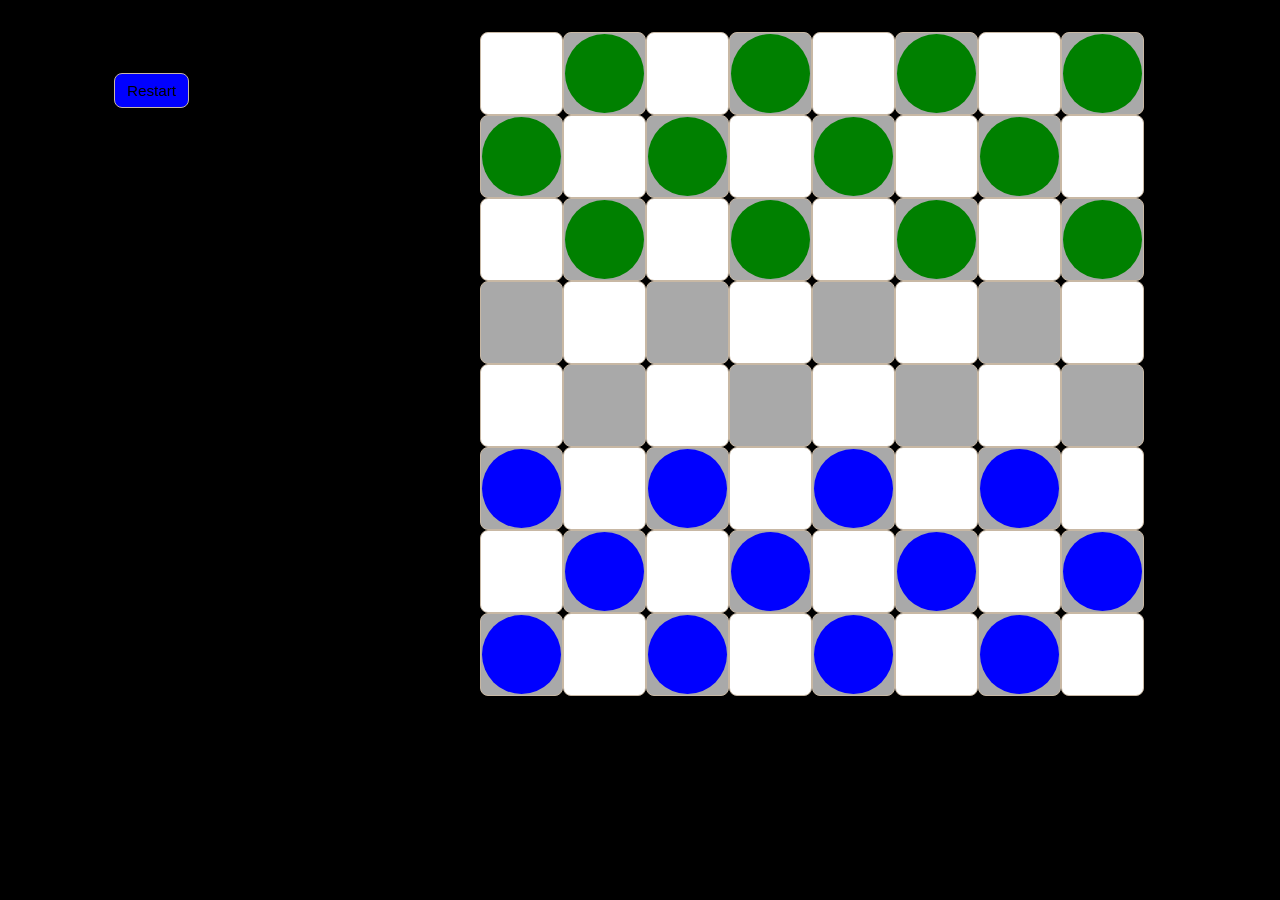
<file: checkersGameAI Good/index.html>
<!doctype html>
<html lang="en">
<head>
  <meta charset="UTF-8">
  <meta name="viewport" content="width=device-width, initial-scale=1.0">
  <title>Checkers</title>
  <link rel="stylesheet" href="style.css">
</head>
<body>
  <main class="app">
    <section class="panel">
      <h1>Checkers AI</h1>

      <div class="controls">
        <button id="restartBtn" type="button">Restart</button>
      </div>

      <div id="turnInfo" class="status">Turn: Human</div>
      <div id="message" class="message">Select a piece to move.</div>
            <strong id="capturedByHuman">0</strong>
            <strong id="capturedByAi">0</strong>

      </div>
    </section>

    <section class="board-wrap">
      <div id="board" class="board" aria-label="Checkers board"></div>
    </section>
  </main>

  <div id="winnerModal" class="modal-overlay" aria-hidden="true">
    <div class="modal" role="dialog" aria-modal="true" aria-labelledby="winnerTitle">
      <h2 id="winnerTitle">Game Over</h2>
      <p id="winnerText">Winner: Human</p>
      <button id="modalRestartBtn" type="button">Play Again</button>
    </div>
  </div>

  <script type="module" src="main.js"></script>
</body>
</html>
</file>
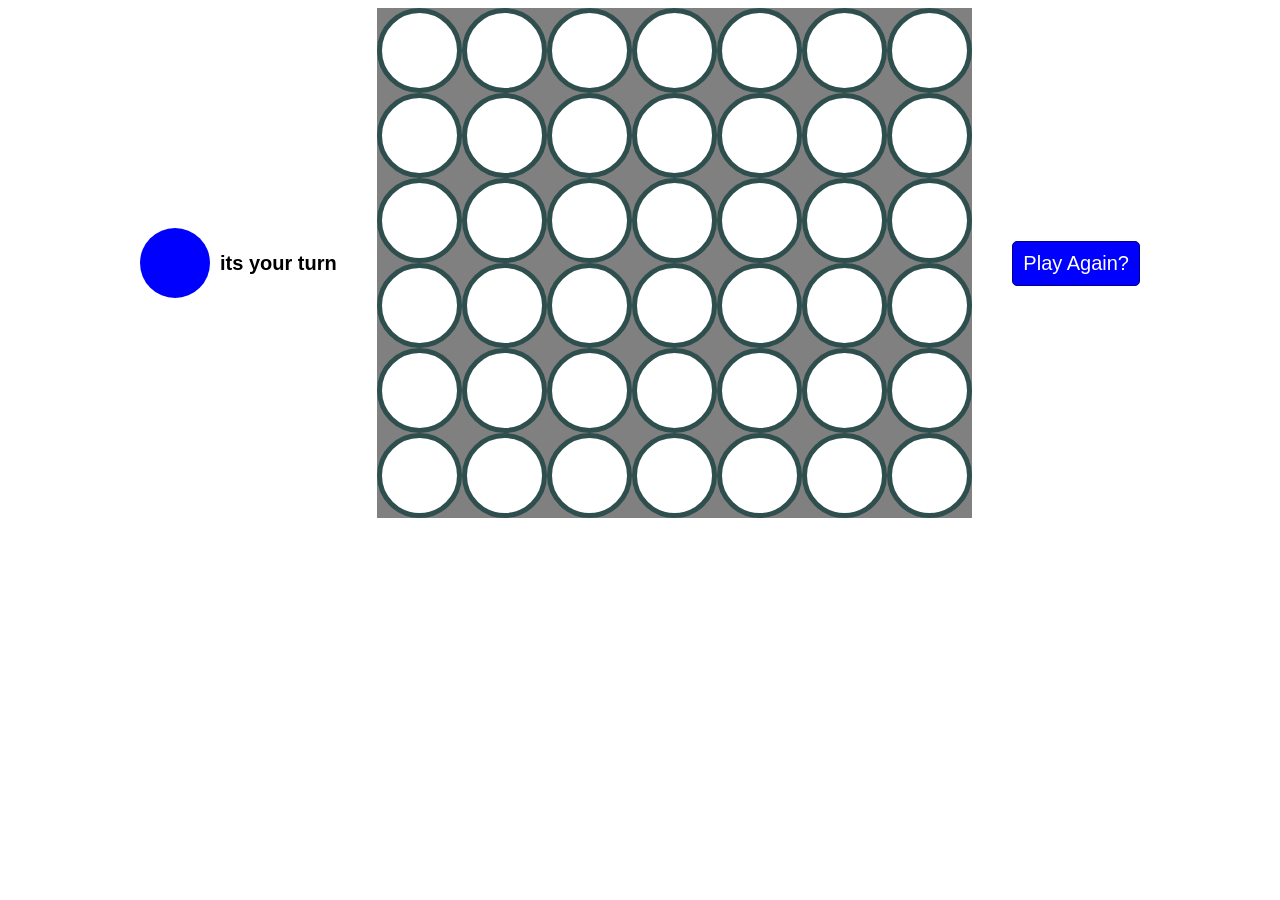
<file: coreyladovsky connect4 good/index.html>
<!DOCTYPE html>
<html lang="en" dir="ltr">
  <head>
    <script type="text/javascript" src="./board.js"></script>
    <script type="text/javascript" src="./humanPlayer.js"></script>
    <script type="text/javascript" src="./game.js"></script>
    <script type="text/javascript" src="./view.js"></script>
    <script type="text/javascript" src="./index.js" async></script>
    <link rel="stylesheet" href="./master.css">
    <meta charset="utf-8">
    <title>Connect Four</title>
  </head>
  <body>
    <div id="board">
    </div>
  </body>
</html>
</file>
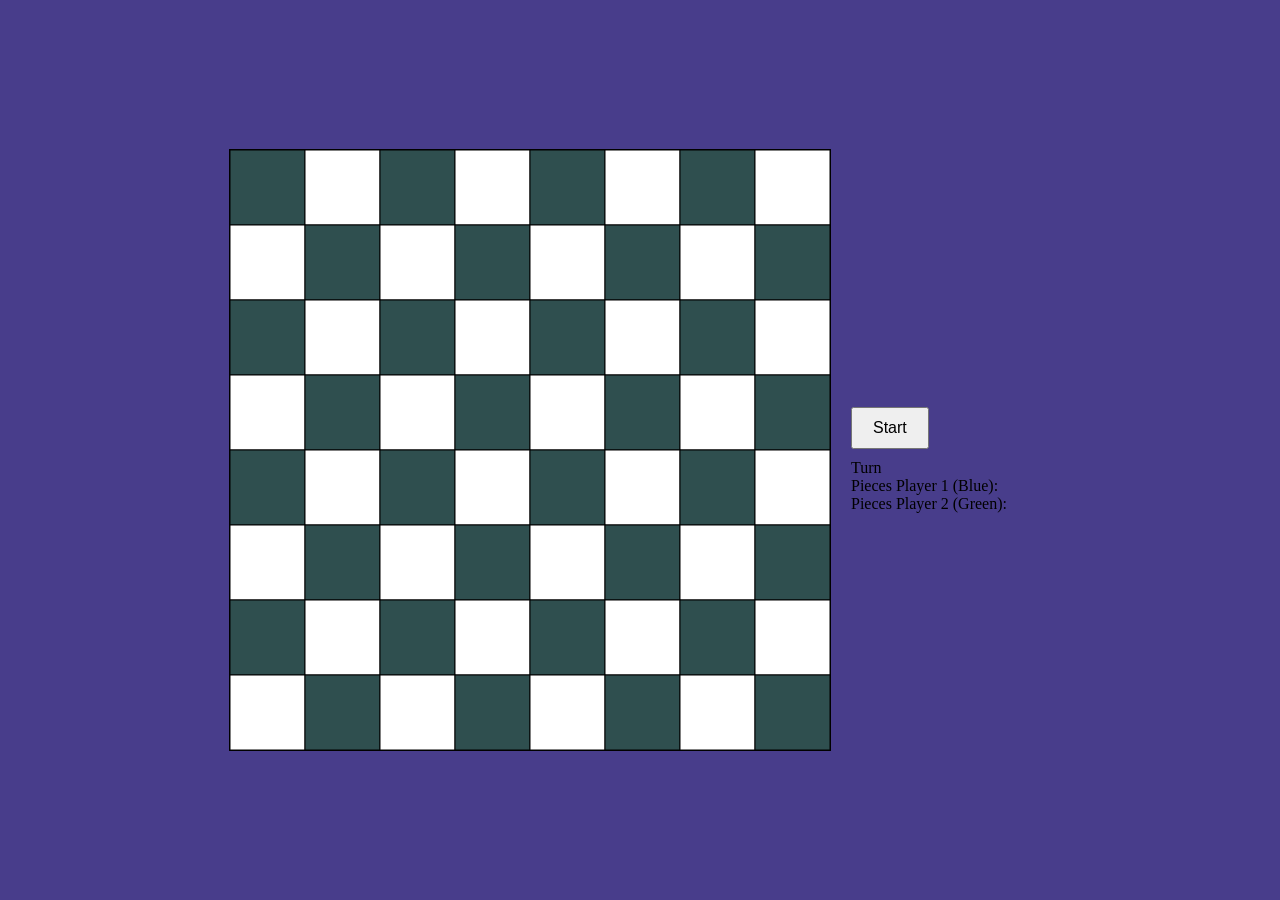
<file: juancarloschou Checkers good/index.html>
<!DOCTYPE html>
<html lang="en">
<head>
    <meta charset="UTF-8">
    <meta name="viewport" content="width=device-width, initial-scale=1.0">
    <title>Checkers</title>
    <style>
        body {
            display: flex;
            align-items: center;
            justify-content: center;
            height: 100vh;
            margin: 0;
            background-color: darkslateblue;
        }
        #game-container {
            display: flex;
            align-items: center;
        }
		#menu-container {
			margin-left: 20px;
			width: 200px;
		}
        #start-btn {
            margin-top: 20px; /* Add margin to the top to separate from the canvas */
            padding: 10px 20px;
            font-size: 16px;
        }
        #turn-message {
            margin-top: 10px; /* Add margin between the button and the message */
            font-size: 16px;
        }
    </style>
</head>
<body>
    <div id="game-container">
        <canvas id="gameCanvas" width="600" height="600" style="border:1px solid #000000;"></canvas>
	</div>
    <div id="menu-container">
        <div><button id="start-btn">Start</button></div>
        <div id="turn-message">Turn</div>
		<div>Pieces Player 1 (Blue): <label id="pieces-player1"></label></div>
		<div>Pieces Player 2 (Green): <label id="pieces-player2"></label></div>
    </div>
	<audio id="start" src="snd/silence.mp3"></audio>
	<audio id="move" src="snd/silence.mp3"></audio>
	<audio id="eat" src="snd/silence.mp3"></audio>
	<audio id="queen" src="snd/silence.mp3"></audio>
	<audio id="gameOver" src="snd/silence.mp3"></audio>	
    <script src="script.js"></script>
</body>
</html>
</file>
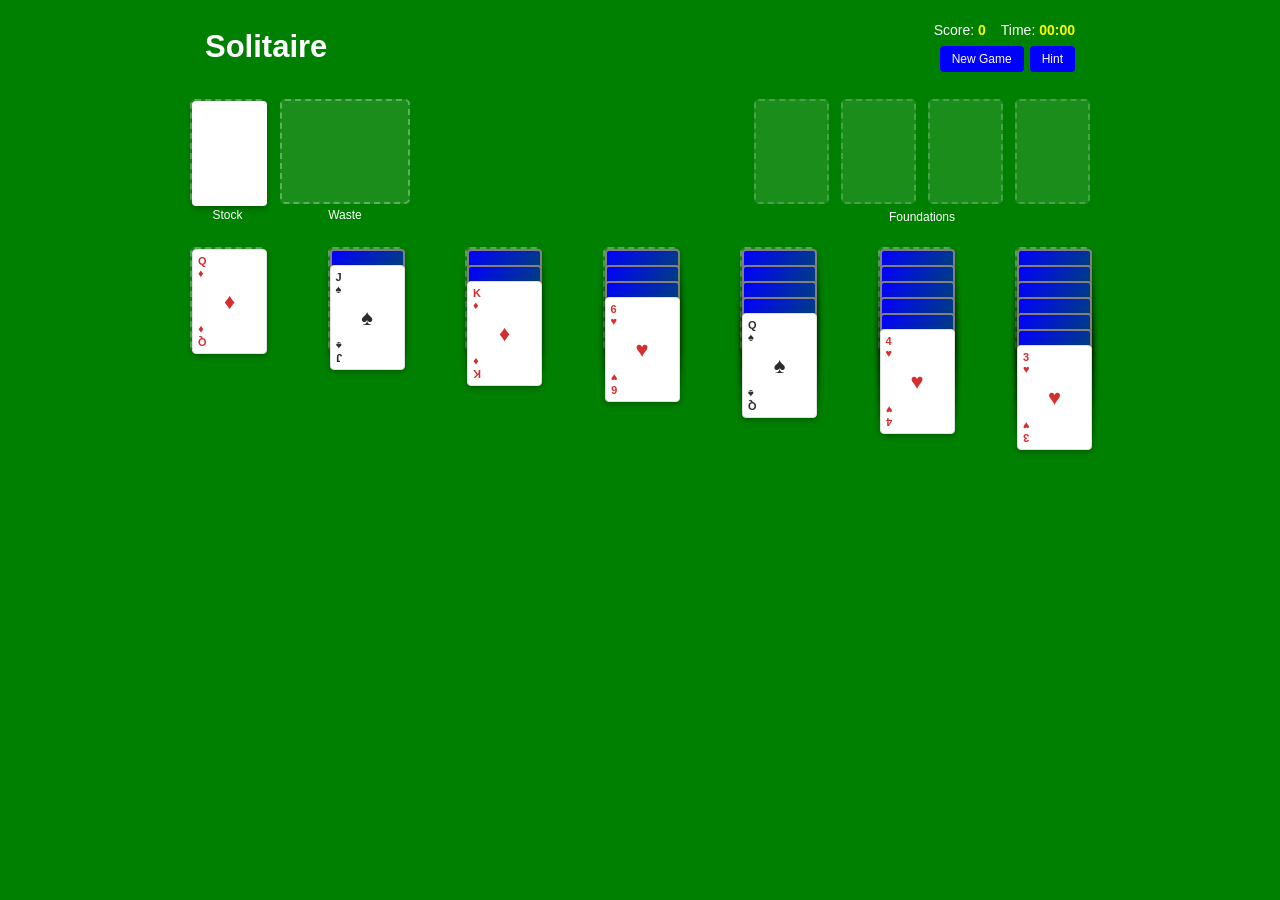
<file: Solitare-Game Good/index.html>
<!DOCTYPE html>
<html lang="en">
<head>
    <meta charset="UTF-8">
    <meta name="viewport" content="width=device-width, initial-scale=1.0">
    <title>Solitaire</title>
    <link rel="stylesheet" href="style.css">
</head>
<body>
    <div class="game-container">
        <!-- Header -->
        <div class="header">
            <h1 class="game-title">Solitaire</h1>
            <div class="game-info">
                <div class="score-time">
                    <span>Score: <strong id="score-value">0</strong></span>
                    <span>Time: <strong id="time-value">00:00</strong></span>
                </div>
                <div class="controls">
                    <button id="new-game" class="btn">New Game</button>
                    <button id="hint" class="btn">Hint</button>
                </div>
            </div>
        </div>

        <!-- Game Board -->
        <div class="game-board">
            <!-- Stock, Waste, Foundations -->
            <div class="top-area">
                <div class="left-piles">
                    <div class="pile-group">
                        <div class="pile stock" id="stock">
                            <div class="card back"></div>
                        </div>
                        <span>Stock</span>
                    </div>
                    <div class="pile-group">
                        <div class="pile waste" id="waste"></div>
                        <span>Waste</span>
                    </div>
                </div>
                
                <div class="foundations">
                    <div class="pile foundation" id="foundation-0"></div>
                    <div class="pile foundation" id="foundation-1"></div>
                    <div class="pile foundation" id="foundation-2"></div>
                    <div class="pile foundation" id="foundation-3"></div>
                    <span>Foundations</span>
                </div>
            </div>

            <!-- Tableau -->
            <div class="tableau-area">
                <div class="tableau-piles">
                    <div class="pile tableau tableau-pile" id="tableau-0"></div>
                    <div class="pile tableau tableau-pile" id="tableau-1"></div>
                    <div class="pile tableau tableau-pile" id="tableau-2"></div>
                    <div class="pile tableau tableau-pile" id="tableau-3"></div>
                    <div class="pile tableau tableau-pile" id="tableau-4"></div>
                    <div class="pile tableau tableau-pile" id="tableau-5"></div>
                    <div class="pile tableau tableau-pile" id="tableau-6"></div>
                </div>
                <span>Tableau</span>
            </div>
        </div>

        <!-- Messages -->
        <div id="message" class="message"></div>

        <!-- Win Screen -->
        <div id="win-screen" class="win-screen hidden">
            <div class="win-content">
                <h2>You Won! 🎉</h2>
                <div class="win-stats">
                    <p>Score: <strong id="final-score">0</strong></p>
                    <p>Time: <strong id="final-time">00:00</strong></p>
                </div>
                <button id="play-again" class="btn">Play Again</button>
            </div>
        </div>
    </div>

    <script src="data-structures.js"></script>
    <script src="game.js"></script>
</body>
</html>
</file>
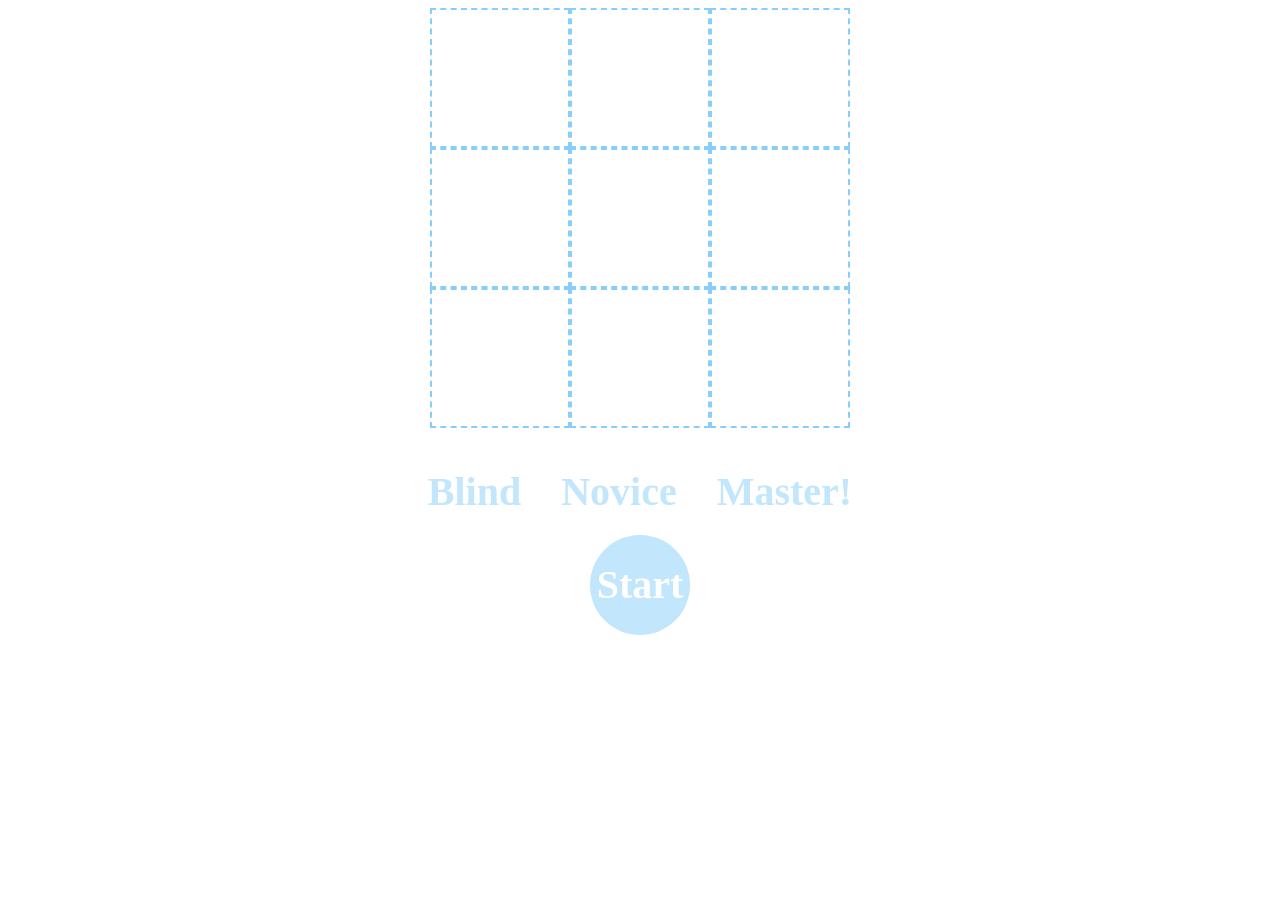
<file: Tic-Tac-Toe-AI/index.html>
<!DOCTYPE HTML>
<html>
    <head>
        <title>Tic-Tac-Toe AI</title>
        <link rel = 'stylesheet' type = 'text/css' href = 'styles/ui.css'>
    </head>

    <body>
        <div class = 'main-container'>
            <div class = 'board'>
                <!-- data-indx following cell divs represents cell index in 1D array representation -->
                <div class='cell' data-indx = "0" ></div>
                <div class='cell' data-indx = "1" ></div>
                <div class='cell' data-indx = "2" ></div>
                <div class='cell' data-indx = "3" ></div>
                <div class='cell' data-indx = "4" ></div>
                <div class='cell' data-indx = "5" ></div>
                <div class='cell' data-indx = "6" ></div>
                <div class='cell' data-indx = "7" ></div>
                <div class='cell' data-indx = "8" ></div>
            </div>

            <div class = 'control'>
                <!-- div.intial displays the starting controls -->
                <div class = 'intial'>
                    <div class = 'difficulty'>
                        <span class = 'level not-selected' id = "blind">Blind</span>
                        <span class = 'level not-selected' id = "novice">Novice</span>
                        <span class = 'level not-selected' id = "master">Master!</span>
                    </div>

                    <div class='start'> Start </div>
                </div>

                <!-- div.ingame displays in-game messages and controls -->
                <div class = 'ingame' id="human">It's your turn ...</div>
                <div class = 'ingame' id="ai">
                    <img src = "imgs/robot.png" id = "robot" class = "robot" />
                    <p>Waint for it ...</p>
                </div>
                <div class = 'ingame' id="won">You won !</div>
                <div class = 'ingame' id="lost">You lost !</div>
                <div class = 'ingame' id="draw">It's a Draw</div>
            </div>
        </div>

        <script src = "scripts/jquery-1.10.1.min.js"></script>
        <script src = "scripts/ui.js"></script>
        <script src = "scripts/game.js"></script>
        <script src = "scripts/ai.js"></script>
        <script src = "scripts/control.js"></script>
    </body>
</html>
</file>
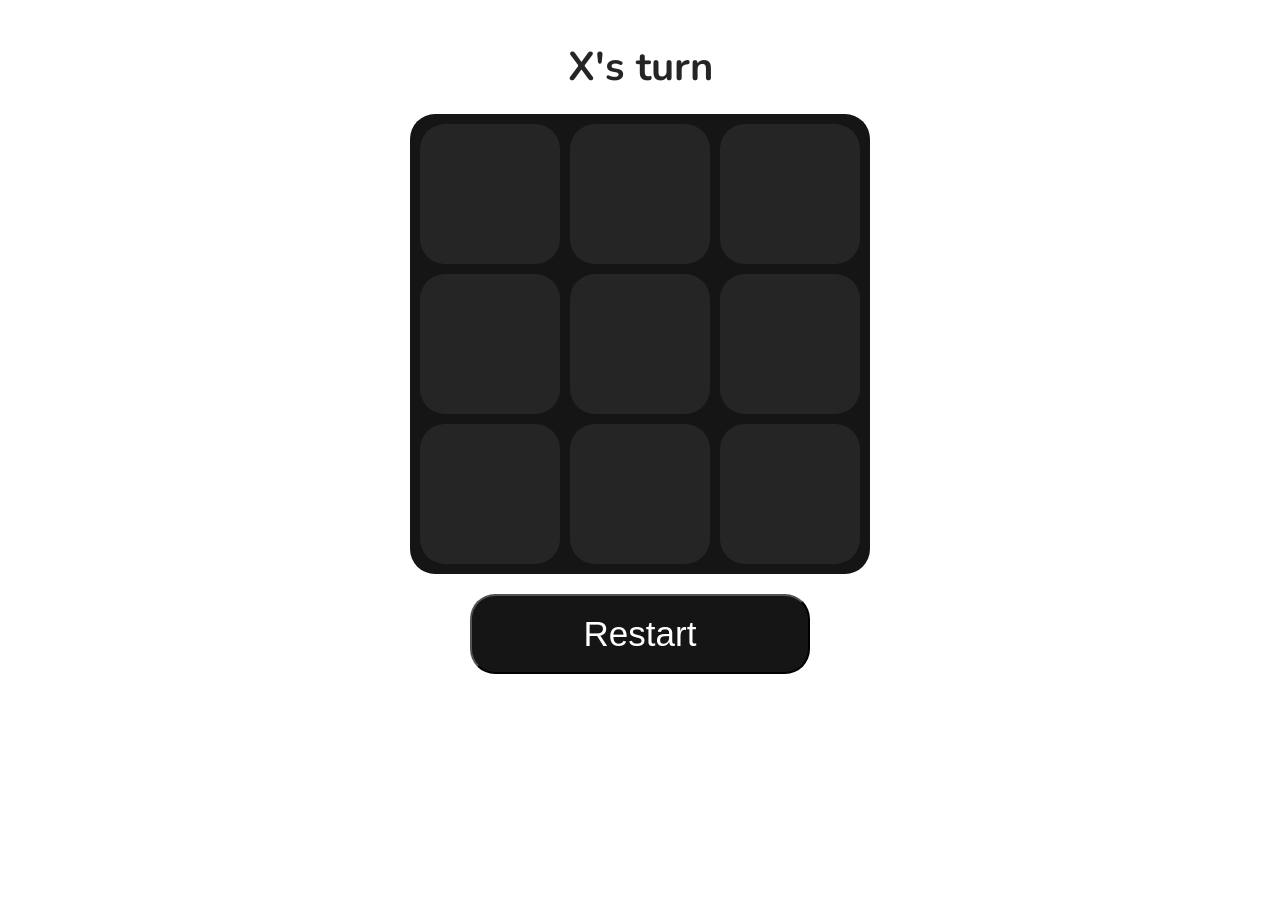
<file: xrsQugi tic-tac-toe good/index.html>
<!DOCTYPE html>
<html lang="en">
<head>
    <meta charset="UTF-8">
    <meta http-equiv="X-UA-Compatible" content="IE=edge">
    <meta name="viewport" content="width=device-width, initial-scale=1.0">
    <title>Tic Tac Toe</title>
    <link rel="icon" href="./other/tic-icon.ico">
    <link rel="stylesheet" href="./css/main.css">
    <link rel="preconnect" href="https://fonts.googleapis.com">
    <link rel="preconnect" href="https://fonts.gstatic.com" crossorigin>
    <link href="https://fonts.googleapis.com/css2?family=Nunito&display=swap" rel="stylesheet">
</head>
<body>
    <div id="gameContainer">
        <h2 id="statusText"></h2>
        <div id="cellContainer">
            <div cellIndex="0" class="cell"></div>
            <div cellIndex="1" class="cell"></div>
            <div cellIndex="2" class="cell"></div>
            <div cellIndex="3" class="cell"></div>
            <div cellIndex="4" class="cell"></div>
            <div cellIndex="5" class="cell"></div>
            <div cellIndex="6" class="cell"></div>
            <div cellIndex="7" class="cell"></div>
            <div cellIndex="8" class="cell"></div>
        </div>
        <button id="restartBtn">Restart</button>
    </div>
    <script src="script.js"></script>
</body>
</html>
</file>
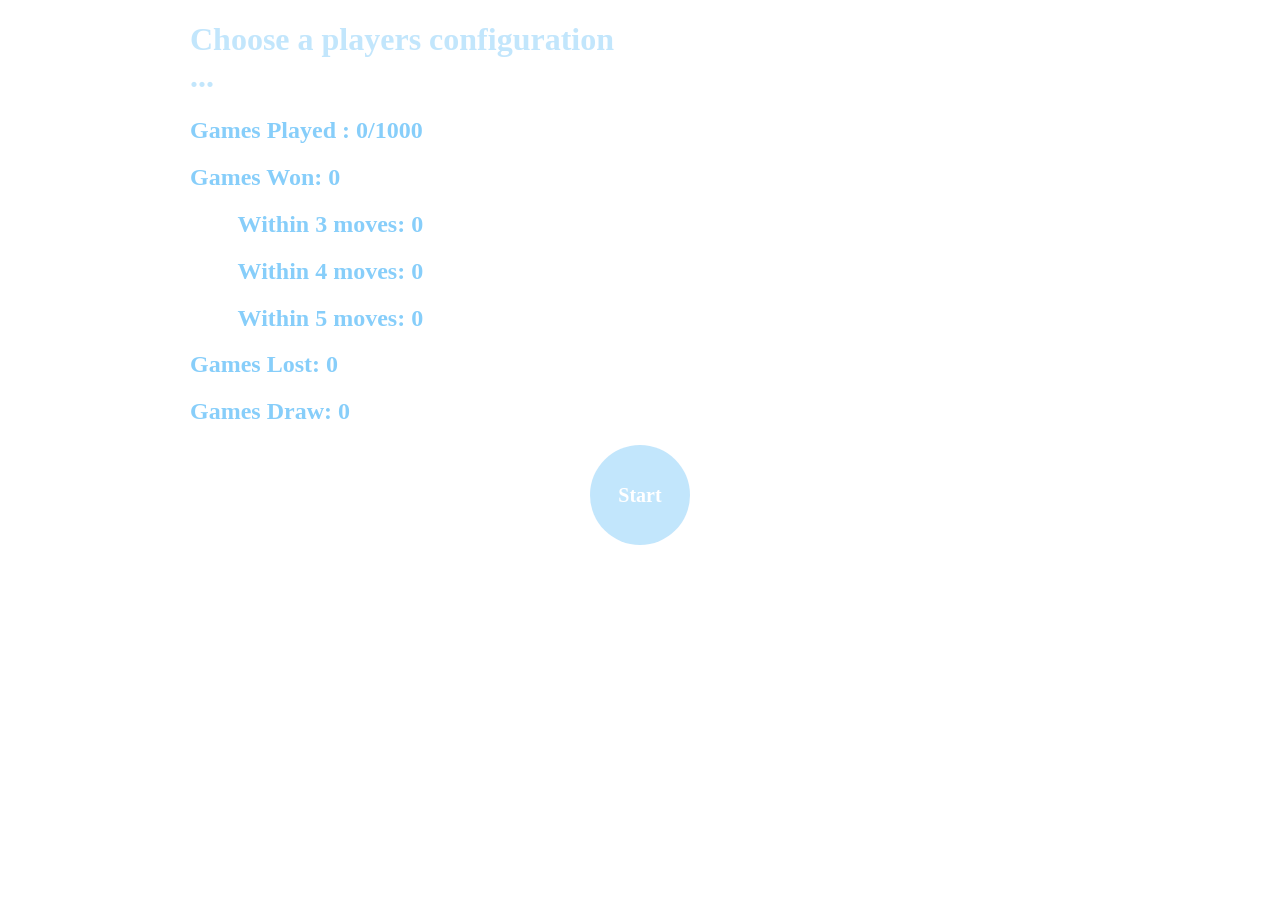
<file: Tic-Tac-Toe-AI/tests/index.html>
<!DOCTYPE HTML>
<html>
    <head>
        <title>Tic-Tac-Toe AI</title>
        <link rel = 'stylesheet' type = 'text/css' href = 'styles/ui.css'>
    </head>

    <body>
        <div class = 'main-container'>
            <div class="dropdown-menu">
                <div class="selection">
                    <h1>Choose a players configuration ...</h1>
                </div>

                <div class="items">
                    <h1 data-xlevel = "master" data-olevel = "blind">X: Master vs. O: Blind</h1>
                    <h1 data-xlevel = "master" data-olevel = "novice">X: Master vs. O: Novice</h1>
                    <h1 data-xlevel = "novice" data-olevel = "blind">X: Novice vs. O: Blind</h1>
                    <h1 data-xlevel = "novice" data-olevel = "novice">X: Novice vs. O: Novice</h1>
                </div>
            </div>
            <h2>Games Played : <span id="count">0</span>/1000</h2>
            <h2>Games Won: <span id="wonCount">0</span></h2>
            <h2>&nbsp &nbsp &nbsp &nbsp Within 3 moves: <span id="won3">0</span></h2>
            <h2>&nbsp &nbsp &nbsp &nbsp Within 4 moves: <span id="won4">0</span></h2>
            <h2>&nbsp &nbsp &nbsp &nbsp Within 5 moves: <span id="won5">0</span></h2>
            <h2>Games Lost: <span id="lostCount">0</span></h2>
            <h2>Games Draw: <span id="drawCount">0</span></h2>

            <div class='start'> Start Playing</div>
        </div>

        <script src = "scripts/jquery-1.10.1.min.js"></script>
        <script src = "scripts/ui.js"></script>
        <script src = "scripts/game.js"></script>
        <script src = "scripts/ai.js"></script>
        <script src = "scripts/control.js"></script>
    </body>
</html>
</file>
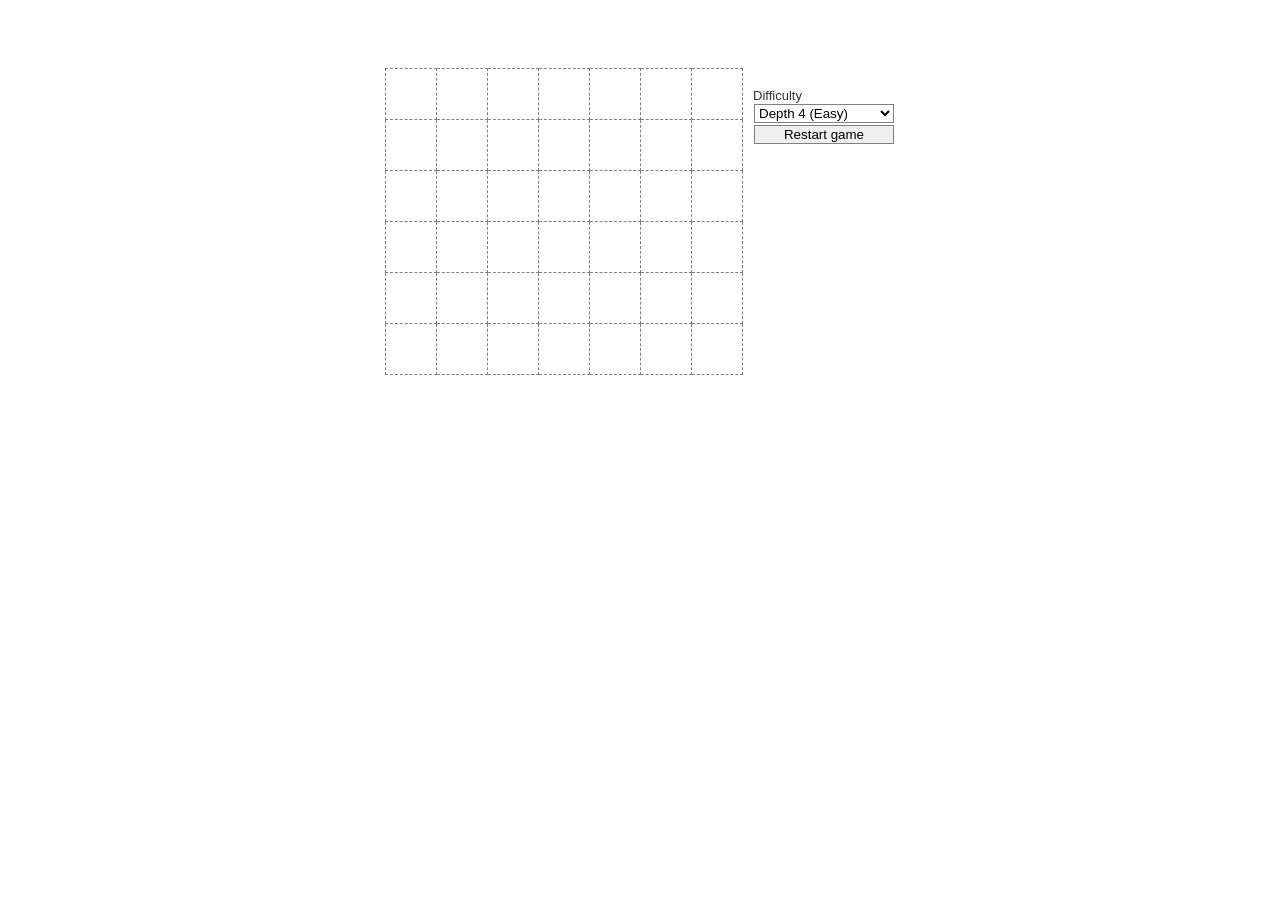
<file: BanhmiDev connect-four-js Good/Connect-4/minimax/index.html>
<!doctype html>
<html>
    <head>
        <meta charset="utf-8">
        <meta http-equiv="X-UA-Compatible" content="IE=edge,chrome=1">
        <meta name="description" content="Artificial Intelligence based on the Minimax- and α-β-Pruning principles.">
        <meta name="viewport" content="width=device-width, initial-scale=1">
        <title>Connect Four</title>
        <link rel="stylesheet" href="css/style.css">
    </head>
    <body>        
        <div id="container">

            <div class="box-left">
                <table id="game_board" cellpadding="0"></table> 
                <div id="loading">AI is thinking...</div>
            </div>

            <div class="box-right">
                <div id="options">
                    <p class="header">Difficulty</p>
                    <p>
                        <select id="difficulty" autocomplete="off">
                            <option value="1">Depth 1</option>
                            <option value="2">Depth 2 (Passive)</option>
                            <option value="3">Depth 3</option>
                            <option value="4" selected="selected">Depth 4 (Easy)</option>
                            <option value="5">Depth 5</option>
                            <option value="6">Depth 6 (Moderate)</option>
                            <option value="7">Depth 7</option>
                            <option value="8">Depth 8 (Tougher)</option>
                        </select>
                    </p>
                    <p><button class="save" onclick="Game.restartGame();" type="submit">Restart game</button></p>
                </div>

                <div id="debug">
                    <p><strong></strong></p>
                    <p> <span id="ai-iterations"></span></p>
                    <p><span id="ai-time"></span></p>
                    <p><span id="ai-column"></span></p>
                    <p><span id="ai-score"></span></p>
                    <br/>
                    <p> <span id="status" class="status-running"></span></p>
                </div>
            </div>
        </div>

        <script>
        function selectAlgorithm(that) {
            window.location = '../' + that.value + '/index.html';
        };
        </script>

        <script src="js/board.js"></script>
        <script src="js/connect-four.js"></script>
    </body>
</html>
</file>
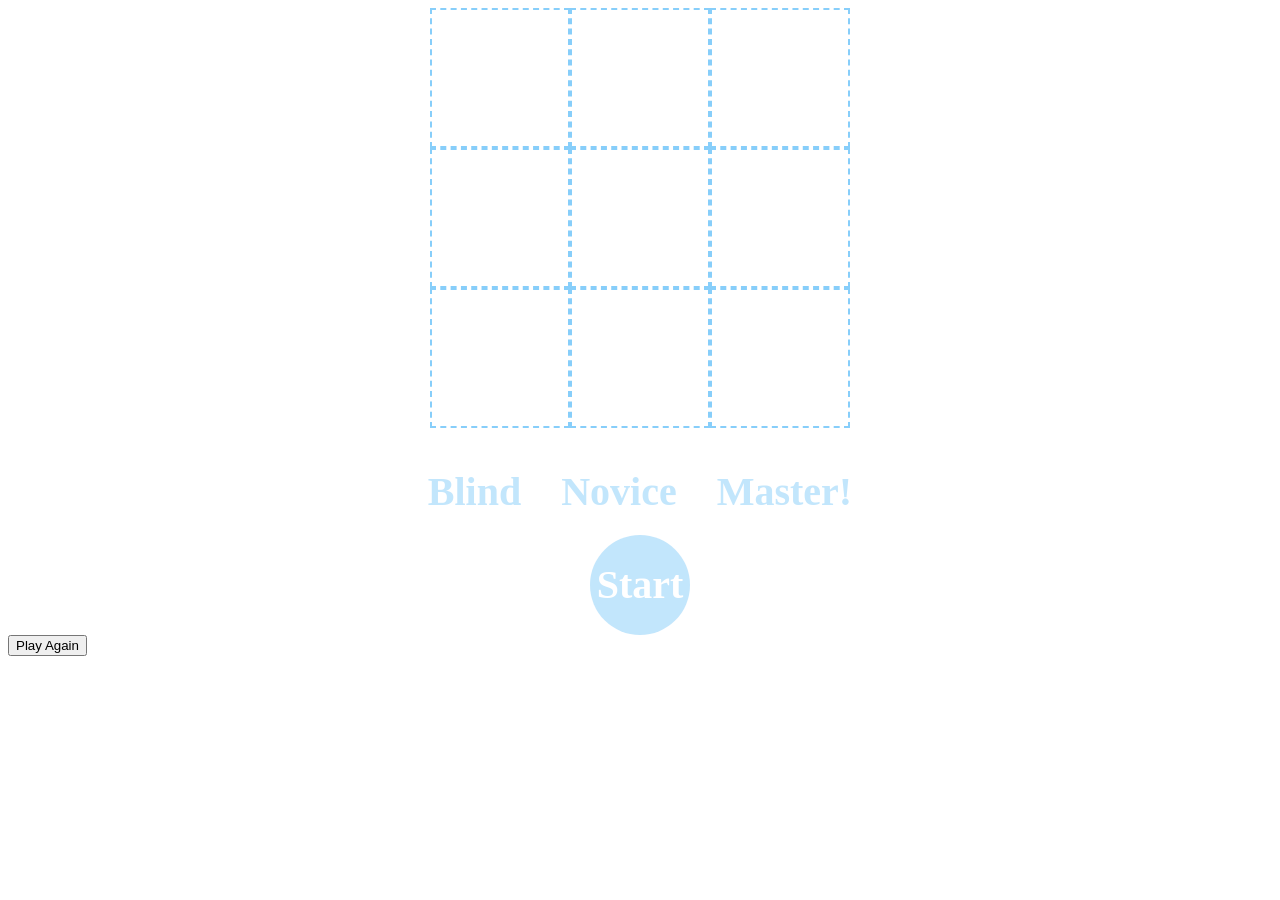
<file: frontend/public/games/tictactoe/index.html>
<!DOCTYPE HTML>
<html>
    <head>
        <title>Tic-Tac-Toe AI</title>
        <link rel = 'stylesheet' type = 'text/css' href = 'styles/ui.css'>
    </head>

    <body>
        <div class = 'main-container'>
            <div class = 'board'>
                <!-- data-indx following cell divs represents cell index in 1D array representation -->
                <div class='cell' data-indx = "0" ></div>
                <div class='cell' data-indx = "1" ></div>
                <div class='cell' data-indx = "2" ></div>
                <div class='cell' data-indx = "3" ></div>
                <div class='cell' data-indx = "4" ></div>
                <div class='cell' data-indx = "5" ></div>
                <div class='cell' data-indx = "6" ></div>
                <div class='cell' data-indx = "7" ></div>
                <div class='cell' data-indx = "8" ></div>
            </div>

            <div class = 'control'>
                <!-- div.intial displays the starting controls -->
                <div class = 'intial'>
                    <div class = 'difficulty'>
                        <span class = 'level not-selected' id = "blind">Blind</span>
                        <span class = 'level not-selected' id = "novice">Novice</span>
                        <span class = 'level not-selected' id = "master">Master!</span>
                    </div>

                    <div class='start'> Start </div>
                </div>

                <!-- div.ingame displays in-game messages and controls -->
                <div class = 'ingame' id="human">It's your turn ...</div>
                <div class = 'ingame' id="ai">
                    <img src = "imgs/robot.png" id = "robot" class = "robot" />
                    <p>Waint for it ...</p>
                </div>
                <div class = 'ingame' id="won">You won !</div>
                <div class = 'ingame' id="lost">You lost !</div>
                <div class = 'ingame' id="draw">It's a Draw</div>
            </div>
        </div>

        <script src = "scripts/jquery-1.10.1.min.js"></script>
        <script src = "scripts/ui.js"></script>
        <script src = "scripts/game.js"></script>
        <script src = "scripts/ai.js"></script>
        <script src = "scripts/control.js"></script>

<button id="play-again">Play Again</button>
    </body>
</html>
</file>
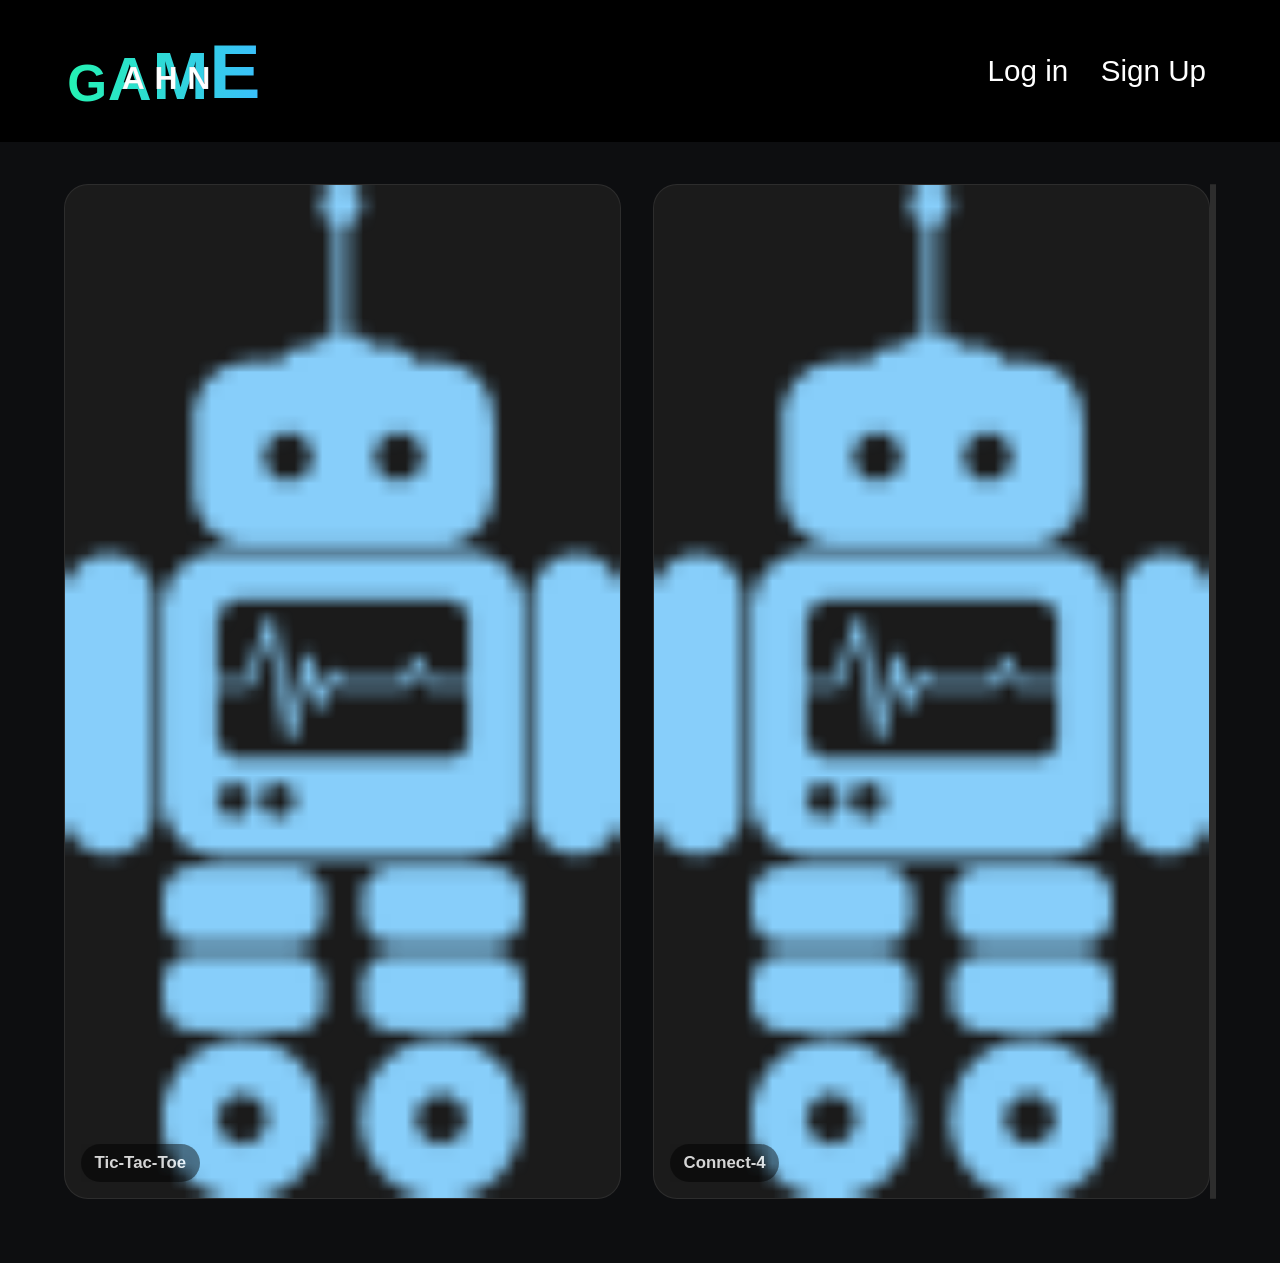
<file: gamesbyahnprog/GAMESBYAHN.html>
<!DOCTYPE html>
<html>
<head>
    <meta charset="UTF-8">
    <meta name="viewport" content="width=device-width, initial-scale=1">
    <link rel="stylesheet" href="css/header.css">
    <link rel="stylesheet" href="css/styles.css">
</head>
<body>
    <header>
        <div class="logo" aria-label="GAME AHN">
            <span class="logo-top">AHN</span>
            <span class="logo-main" aria-hidden="true">
                <span class="logo-letter letter-g">G</span>
                <span class="logo-letter letter-a">A</span>
                <span class="logo-letter letter-m">M</span>
                <span class="logo-letter letter-e">E</span>
            </span>
        </div>

        <nav>
            <a href="#">Log in</a>
            <a href="#">Sign Up</a>
        </nav>
    </header>

    <main id="games-menu">
        <div class="game-grid">
            <a href="games/tictactoe/tictacindex.html" class="game-card">
                <img src="games/tictactoe/image/robot.png" alt="TTTcover">
                <div class="game-name">Tic-Tac-Toe</div>
            </a>

            <a href= "games/connect4/c4index.html" class="game-card">
                <img src ="games/tictactoe/image/robot.png" alt="C4cover"> 
                <div class ="game-name">Connect-4</div>
            </a>

            </div>
            <div class="game-card"></div>
            <div class="game-card"></div>
            <div class="game-card"></div>
        </div>
    </main>
</body>
</html>
</file>
<file: checkersGameAI Good/style.css>
:root {
  --bg: black;
  --dark-cell: darkgrey;
  --light-cell: white;
  --human: #1f4b99;
  --ai: Green;
  --selected: skyblue;
  --move: skyblue;
  --capture: Green;
}

* {
  box-sizing: border-box;
}

body {
  margin: 0;
  font-family: "Trebuchet MS", "Segoe UI", sans-serif;
  color: var(--text);
  background-color: Black;
  min-height: 100vh;
}

.app {
  max-width: 1100px;
  margin: 0 auto;
  padding: 24px;
  display: grid;
  gap: 24px;
  grid-template-columns: 320px 1fr;
}


h1 {
  margin: 0;
  font-size: 1.8rem;
}


.controls {
  display: flex;
  align-items: center;
  gap: 10px;
  margin: 16px 0;
}

select,
button {
  padding: 8px 12px;
  border-radius: 8px;
  border: 1px solid #c8b8a4;
  background: blue;
  font-size: 0.95rem;
  align-items: center;
}

button {
  cursor: pointer;
}

button:hover {
  background: #f5efe7;
}


.board-wrap {
  display: flex;
  justify-content: center;
  align-items: flex-start;
}

.board {
  width: min(84vw, 680px);
  aspect-ratio: 1 / 1;
  position: relative;
  display: grid;
  grid-template-columns: repeat(8, 1fr);
  border: 8px solid black;
  border-radius: 10px;
  overflow: hidden;
}

.cell {
  position: relative;
}

.cell.light {
  background: var(--light-cell);
}

.cell.dark {
  background: var(--dark-cell);
}

.cell.selected {
  outline: 3px solid var(--selected);
  outline-offset: -3px;
}

.cell.move-target::after,
.cell.capture-target::after {
  content: "";
  position: absolute;
  inset: 35%;
  border-radius: 50%;
}

.cell.move-target::after {
  background: rgba(46, 159, 100, 0.85);
}

.cell.capture-target::after {
  background: rgba(231, 111, 81, 0.9);
}

.piece {
  position: absolute;
  inset: 1%;
  border-radius: 50%;
  border: 2px solid blue(255, 255, 255, 0.55);

  transition: transform 120ms ease;
}

.piece.human {
  background: radial-gradient(circle at 28% 22%, blue 0%, blue 100%, blue 100%);
}

.piece.ai {
  background: radial-gradient(circle at 28% 22%, green 0%, green 42%, green 100%);
}

.piece.king {
  box-shadow:
    0 0 0 3px #f6d86b inset,
    0 1px 0 rgba(255, 255, 255, 0.45) inset,
    0 -8px 14px rgba(0, 0, 0, 0.2) inset,
    0 0 10px rgba(246, 216, 107, 0.8),
    0 6px 10px rgba(0, 0, 0, 0.2);
}

.piece.king::before {
  content: "\265B";
  position: absolute;
  inset: 0;
  display: grid;
  place-items: center;
  color: #fef7dc;
  font-size: clamp(16px, 2.2vw, 28px);
  text-shadow: 0 1px 4px rgba(0, 0, 0, 0.45);
}




.moving-piece {
  position: absolute;
  width: 0;
  height: 0;
  pointer-events: none;
  z-index: 20;
}

.moving-piece .piece {
  position: absolute;
  inset: 0;
}

.cell.hide-piece .piece {
  visibility: hidden;
}

.modal-overlay {
  position: fixed;
  inset: 0;
  display: grid;
  place-items: center;
  background: rgba(18, 16, 14, 0.55);
  opacity: 0;
  visibility: hidden;
  transition: opacity 220ms ease;
  z-index: 50;
}

.modal-overlay.open {
  opacity: 1;
  visibility: visible;
}

.modal {
  width: min(90vw, 420px);
  background: #fffaf0;
  border: 1px solid #d9c6ab;
  border-radius: 14px;
  padding: 22px;
  box-shadow: 0 18px 42px rgba(0, 0, 0, 0.28);
  text-align: center;
  transform: translateY(12px) scale(0.98);
  transition: transform 220ms ease;
}

.modal-overlay.open .modal {
  transform: translateY(0) scale(1);
}

.modal h2 {
  margin: 0;
  font-size: 1.5rem;
}

.modal p {
  margin: 10px 0 18px;
  font-size: 1.4rem;
  font-weight: 700;
  color: #3f352b;
}

@media (max-width: 900px) {
  .app {
    grid-template-columns: 1fr;
  }

  .panel {
    order: 2;
  }

  .board-wrap {
    order: 1;
  }
}
</file>
<file: coreyladovsky connect4 good/master.css>
li {
  border: 5px solid darkslategray;
  height: 75px;
  width: 75px;
  list-style: none;
  border-radius: 50%;
  background: white;
}

ul {
  display: flex;
  margin-block-start: 0;
    margin-block-end: 0;
    padding-inline-start: 0px;
    background: gray;
    width: min-content;
}

#gameBoard {
  margin: auto;
  width: min-content;
  display: flex;

}
ul:hover {
  cursor: pointer;
}

.showPink {
  background: pink;
}

.showGray {
  background: lightgray;
}

#showTurn {
  display: flex;
  align-items: center;
}

#showTurn p {
  margin-left: 10px;
}

.turnColor {
  height: 70px;
  width: 70px;
  border-radius: 50%;
}

.r {
  background: blue;
}

.b {
  background: green;
}



#board {
  display: flex;
  justify-content: space-around;
  align-items: center;
  max-width: 1000px;
  margin: auto;
}

button {
  color: white; 
  background-color: blue;
  padding: 10px;
  font-size: 20px;
  font-family: sans-serif;
  border-radius: 5px;
  border: 1px solid darkblue;
  transition: all .3s ease-in-out;
}

button:hover {
  cursor: pointer;
  background-color: lightblue;
  color: black;
}

p {
  font-size: 20px;
  font-family: sans-serif;
  font-weight: bold;
}

h1 {
  text-align: center;
  font-family: sans-serif;
}
</file>
<file: Solitare-Game Good/style.css>
* {
    margin: 0;
    padding: 0;
    box-sizing: border-box;
}

body {
    font-family: 'Arial', sans-serif;
    background: green;
    min-height: 100vh;
    display: flex;
    justify-content: center;
    align-items: flex-start;
    padding: 5px;
    padding-top: 10px;
}

.game-container {
    background: green;
    max-width: 900px;
    width: 100%;
}

/* Header - Compact layout */
.header {
    display: flex;
    justify-content: space-between;
    align-items: center;
    margin-bottom: 15px;
    padding: 12px 15px;
    background: green;
    border-radius: 8px;
    color: white;
}

.game-title {
    font-size: 31px;
    color: white;
}

.game-info {
    display: flex;
    flex-direction: column;
    align-items: flex-end;
    gap: 8px;
}

.score-time {
    display: flex;
    gap: 15px;
    font-size: 14px;
    color: white;
}

.score-time strong {
    color: yellow;
}

.controls {
    display: flex;
    gap: 6px;
}

.btn {
    background: blue;
    color: white;
    border: none;
    padding: 6px 12px;
    border-radius: 4px;
    cursor: pointer;
    font-size: 12px;
    transition: background 0.3s;
}

.btn:hover:not(:disabled) {
    background: #45a049;
}

.btn:disabled {
    background: #667;
    cursor: not-allowed;
}

/* Game Board - Compact spacing */
.game-board {
    display: flex;
    flex-direction: column;
    gap: 20px;
}

/* Top Area */
.top-area {
    display: flex;
    justify-content: space-between;
    align-items: flex-start;
    margin-bottom: 5px;
}

.left-piles {
    display: flex;
    gap: 15px;
}

.pile-group {
    display: flex;
    flex-direction: column;
    align-items: center;
    gap: 4px;
    color: white;
    font-size: 12px;
}

/* #stock{
    color: #d32f2f;
    background-color: #d32f2f;
} */

.foundations {
    display: flex;
    gap: 12px;
    align-items: flex-start;
    position: relative;
}

.foundations span {
    position: absolute;
    bottom: -20px;
    left: 50%;
    transform: translateX(-50%);
    color: white;
    font-size: 12px;
}

/* Tableau Area */
.tableau-area {
    display: flex;
    flex-direction: column;
    gap: 8px;
}

.tableau-piles {
    display: flex;
    gap: 12px;
    justify-content: space-between;
}

.tableau-area span {
    color: white;
    text-align: center;
    font-size: 12px;
    margin-top: 3px;
}

/* Piles */
.pile {
    width: 75px;
    height: 105px;
    border-radius: 5px;
    position: relative;
    background: rgba(255, 255, 255, 0.1);
    border: 2px dashed rgba(255, 255, 255, 0.3);
}

.pile.empty {
    border: 2px dashed rgba(255, 255, 255, 0.2);
}

.pile.valid-drop {
    border-color: #ffeb3b;
    background: rgba(255, 235, 59, 0.1);
}

/* Foundation Piles - Locked cards */
.foundation .card {
    cursor: default;
    box-shadow: 0 2px 4px rgba(0, 0, 0, 0.2);
}

.foundation .card:hover {
    transform: none;
    box-shadow: 0 2px 4px rgba(0, 0, 0, 0.2);
}

/* Cards */
.card {
    width: 75px;
    height: 105px;
    border-radius: 4px;
    position: absolute;
    top: 0;
    left: 0;
    display: flex;
    flex-direction: column;
    justify-content: space-between;
    padding: 5px;
    font-weight: bold;
    box-shadow: 0 2px 6px rgba(0, 0, 0, 0.3);
    cursor: pointer;
    user-select: none;
    background: white;
}

.card:hover {
    transform: translateY(-3px);
    box-shadow: 0 4px 12px rgba(0, 0, 0, 0.4);
}

.back {
    background: linear-gradient(135deg, red, #b71c1c);
    border: 2px solid rgba(255, 255, 255, 0.3);
}

.card.red {
    color: #d32f2f;
    border: 1px solid #e0e0e0;
}

.card.black {
    color: #2c2c2c;
    border: 1px solid #e0e0e0;
}

.card .top {
    display: flex;
    flex-direction: column;
    align-items: flex-start;
    font-size: 11px;
    line-height: 1.1;
}

.card .center {
    display: flex;
    justify-content: center;
    align-items: center;
    flex-grow: 1;
    font-size: 22px;
}

.card .bottom {
    display: flex;
    flex-direction: column;
    align-items: flex-end;
    transform: rotate(180deg);
    font-size: 11px;
    line-height: 1.1;
}

/* Tableau Cards - Red back */
.tableau .card.face-down {
    background: linear-gradient(135deg, blue, green);
    border: 2px solid grey;
    cursor: default;
}

.tableau .card.face-down:hover {
    transform: none;
}

.tableau .card.face-down .top,
.tableau .card.face-down .center,
.tableau .card.face-down .bottom {
    display: none;
}

/* Waste Cards */
.waste {
    position: relative;
    width: 130px;
}

.waste .card {
    position: absolute;
    top: 0;
}

.waste .card:nth-child(1) {
    left: 0;
    z-index: 1;
}

.waste .card:nth-child(2) {
    left: 18px;
    z-index: 2;
}

.waste .card:nth-child(3) {
    left: 36px;
    z-index: 3;
}

/* Dragging */
.card.dragging {
    opacity: 0.9;
    transform: rotate(3deg) scale(1.05);
    z-index: 1000;
    box-shadow: 0 6px 20px rgba(0, 0, 0, 0.5);
}

/* Messages */
.message {
    position: fixed;
    top: 50%;
    left: 50%;
    transform: translate(-50%, -50%);
    background: rgba(0, 0, 0, 0.9);
    color: white;
    padding: 15px 25px;
    border-radius: 8px;
    font-size: 14px;
    text-align: center;
    z-index: 2000;
    display: none;
}

/* Win Screen */
.win-screen {
    position: fixed;
    top: 0;
    left: 0;
    width: 100%;
    height: 100%;
    background: rgba(0, 0, 0, 0.9);
    display: flex;
    justify-content: center;
    align-items: center;
    z-index: 3000;
}

.win-screen.hidden {
    display: none;
}

.win-content {
    background: #15632f;
    padding: 30px;
    border-radius: 12px;
    text-align: center;
    color: white;
    border: 2px solid #4caf50;
}

.win-content h2 {
    margin-bottom: 15px;
    font-size: 24px;
}

.win-stats {
    margin: 15px 0;
}

.win-stats strong {
    color: #ffeb3b;
}

/* Responsive */
@media (max-width: 768px) {
    .header {
        flex-direction: column;
        gap: 10px;
        text-align: center;
    }
    
    .game-info {
        align-items: center;
    }
    
    .pile {
        width: 65px;
        height: 91px;
    }
    
    .card {
        width: 65px;
        height: 91px;
    }
    
    .waste {
        width: 110px;
    }
    
    .waste .card:nth-child(2) {
        left: 15px;
    }
    
    .waste .card:nth-child(3) {
        left: 30px;
    }
}
</file>
<file: Tic-Tac-Toe-AI/styles/ui.css>
.main-container {
    height: 100%;
    width: 900px;
    margin: 0 auto;
}

.board {
    height: 420px;
    width: 420px;
    margin: 0 auto;
}

.cell {
    width: 140px;
    height: 140px;
    border: 2px dashed lightskyblue;
    box-sizing: border-box;
    -webkit-box-sizing: border-box;
    -moz-box-sizing: border-box;
    cursor:pointer;
    float:left;
    line-height: 140px;
    text-align: center;
    font-family: "Arial Narrow";
    font-weight: bold;
    font-size: 70px;
}

.control {
    font-family: "Arial Narrow";
    font-size: 40px;
    font-weight: bold;
    text-align: center;
    margin-top:40px;
}

.level {
    margin: 0 15px;
    color: lightskyblue;
    cursor: pointer;
}

.not-selected {
    opacity: 0.5;
}

.not-selected:hover {
    opacity:1;
}

.start {
    margin-top: 20px;
    width: 100px;
    height: 100px;
    background-color: #87CEFA;
    line-height: 100px;
    text-align: center;
    border-radius: 50px;
    -webkit-border-radius:50px;
    -moz-border-radius:50px;
    color: white;
    margin-left: auto;
    margin-right: auto;
    cursor:pointer;
    opacity:0.5;
}

.start:hover {
    opacity:1;
}

.ingame {
    display:none;
    color:lightskyblue;
}

.ingame > p {
    margin:0px;
}

.robot {
    opacity:0.5;
}
</file>
<file: xrsQugi tic-tac-toe good/css/main.css>
h1,
h2,
h3,
h4,
h5,
h6,
p {
  margin: 0;
  padding: 0;
}

a {
  text-decoration: none;
}

ul {
  list-style: none;
  padding-left: 0;
  margin: 0;
}

* {
  margin: 0;
  padding: 0;
}

body {
  margin: 0;
  font-family: "Nunito", sans-serif;
  font-style: normal;
  font-weight: 400;
}

#gameContainer {
  display: flex;
  flex-direction: column;
  align-items: center;
  justify-content: center;
  margin-top: 20px;
}

.player-cards {
  width: 440px;
  height: 120px;
  padding: 10px 10px;
  background-color: darkslategray;
  border-radius: 25px;
  display: flex;
  align-items: center;
  justify-content: center;
  flex-direction: row;
  gap: 10px;
}
.player-cards .player-card {
  width: 140px;
  height: 120px;
  background-color: #252525;
  border-radius: 25px;
  display: flex;
  align-items: center;
  justify-content: center;
  flex-direction: column;
  font-size: 20px;
  display: flex;
  color: yellow;
  gap: 5px;
}

#statusText {
  font-size: 40px;
  color: #252525;
  margin: 20px 0;
}

#cellContainer {
  width: 460px;
  padding: 10px 0;
  display: flex;
  flex-direction: row;
  justify-content: center;
  flex-wrap: wrap;
  background-color: #151515;
  gap: 10px;
  border-radius: 25px;
}

.cell {
  width: 140px;
  height: 140px;
  background-color: #252525;
  border-radius: 25px;
  cursor: pointer;
  color: #FFFFFF;
  font-size: 120px;
  display: flex;
  align-items: center;
  justify-content: center;
  transition: scale 0.4s ease-in-out, background-color 0.4s ease-in-out;
}
.cell:hover {
  scale: 1.03;
  background-color: #4D4D4D;
}
.cell svg {
  width: 80px;
  height: 80px;
  fill: #FFFFFF;
}

#restartBtn {
  width: 340px;
  height: 80px;
  background-color: #151515;
  border-radius: 25px;
  font-size: 35px;
  color: #FFFFFF;
  margin: 20px 0;
}

.win {
  background-color: #2D412D;
}
.win:hover {
  background-color: #2D412D;
}

.draw {
  background-color: #374D5C;
}
.draw:hover {
  background-color: #374D5C;
}

/* SMARTPHONE */
@media screen and (min-width: 375px) and (max-width: 480px) {
  h1 {
    font-size: 40px;
  }
  .player-cards {
    width: 300px;
    height: 70px;
    border-radius: 15px;
  }
  .player-cards .player-card {
    width: 90px;
    height: 70px;
    border-radius: 15px;
    font-size: 18px;
  }
  #statusText {
    font-size: 30px;
  }
  #cellContainer {
    width: 310px;
    padding: 10px 0;
    gap: 10px;
    border-radius: 15px;
  }
  #cellContainer .cell {
    width: 90px;
    height: 90px;
    border-radius: 15px;
    font-size: 75px;
  }
  #cellContainer .cell svg {
    width: 50px;
    height: 50px;
  }
  #restartBtn {
    width: 210px;
    height: 50px;
    border-radius: 15px;
    font-size: 26px;
    color: #FFFFFF;
  }
}/*# sourceMappingURL=main.css.map */
</file>
<file: Tic-Tac-Toe-AI/tests/styles/ui.css>
.main-container {
    height: 100%;
    width: 900px;
    margin: 0 auto;
    font-family: "Arial Narrow";
    /*font-size: 40px;*/
    font-weight: bold;
    color: lightskyblue;
}

.start {
    margin-top: 20px;
    width: 100px;
    height: 100px;
    background-color: #87CEFA;
    line-height: 100px;
    text-align: center;
    border-radius: 50px;
    -webkit-border-radius:50px;
    -moz-border-radius:50px;
    color: white;
    margin-left: auto;
    margin-right: auto;
    cursor:pointer;
    opacity:0.5;
    font-size:20px;
}

.start:hover {
    opacity:1;
}

.dropdown-menu {
    position: relative;
    width:450px;
}

.with-borders {
    border: 1px solid lightskyblue;
    box-sizing: border-box;
    -moz-box-sizing: border-box;
    -webkit-box-sizing: border-box;
}

.dropdown-menu > .selection {
    opacity: 0.5;
    cursor: pointer;
}

.dropdown-menu > .items {
    border: 1px solid lightskyblue;
    box-sizing: border-box;
    -moz-box-sizing: border-box;
    -webkit-box-sizing: border-box;
    padding: 5px;
    width:450px;
    z-index: 1000;
    position: absolute;
    background: white;
    display: none;
}

.dropdown-menu > .items > h1 {
    opacity: 0.5;
    cursor: pointer;
    margin-top: 0;
    margin-bottom: 5px;
}

.dropdown-menu > .items > h1:hover {
    opacity: 1;
}
</file>
<file: BanhmiDev connect-four-js Good/Connect-4/minimax/css/style.css>
body {
    background: #fff;
    color: #333;
    font-family: 'Arial';
    overflow-y: hidden;
}

a, a:visited{
    color: #551A8B;
}

h1 {
    line-height: 1;
    margin: 0;
    padding: 0;
}

#container {
    position: absolute;
    left: 50%;
    margin-top: 50px;
    margin-left: -255px;
}

.box-left {
    overflow: hidden;
}

#game_board {
    border-collapse:collapse;
}

#coinfeld {
    position: relative;
    width: 100%;
    height: 55px;
}

#game_board td {
    border: 1px dashed #808080;
    position: relative;
    width: 50px;
    height: 50px;
    cursor: pointer;
}

#game_board td:hover::after {
    background-color: #F4F4F4;
    content: '';
    height: 10000px;
    left: 0;
    position: absolute;
    top: -5000px;
    width: 100%;
    z-index: -1;
}

.hover {
    background-color: #F4F4F4;
}

#coin {
    position: absolute;
    display: none;
    left: 0px;
    top: 0px;
    width: 51px;
    height: 51px;
    border-radius: 50%;
}

.finished td:hover::after{
    background-color: transparent !important;
}

#game_board td {
    border-radius: 50%;
}

#game_board .coin {
    cursor: default;
}

#game_board tr {
    width: 100%;
    height: 100%;
}

#game_board .human-coin,
.human-coin {
    border-radius: 50%;
    background: blue;
}

#game_board .cpu-coin,
.cpu-coin {
    border-radius: 50%;
    background: green;
}

#game_board .win {
    border-radius: 50%;
    animation: animationFrames 1s infinite;
    -webkit-animation: animationFrames 1s infinite;
    -moz-animation: animationFrames 1s infinite;
    -o-animation: animationFrames 1s infinite;
    -ms-animation: animationFrames 1s infinite;
}

@keyframes animationFrames{
    50% {
        opacity:0.6;
    }
    100% {
        opacity:1;
    }
}

@-moz-keyframes animationFrames{
    50% {
        opacity:0.6;
    }
    100% {
        opacity:1;
    }
}

@-webkit-keyframes animationFrames {
    50% {
        opacity:0.6;
    }
    100% {
        opacity:1;
    }
}

@-o-keyframes animationFrames {
    50% {
        opacity:0.6;
    }
    100% {
        opacity:1;
    }
}

@-ms-keyframes animationFrames {
    50% {
        opacity:0.6;
    }
    100% {
        opacity:1;
    }
}

#debug {
    margin-top: 0px;
    font-size: 0px;
}

.box-right {
    margin: 20px 10px 10px 0;
    float: left;
}

.box-left {
    position: relative;
    margin: 10px 10px 10px 0;
    float: left;
}

#options {
    font-size: 13px;
}

input {
    border: 1px solid #808080;
    margin: 1px;
    outline: none;
}

.input {
    width: 20px;
}

.save {
    border: 1px solid #808080;
    margin: 1px;
    outline: none;
    width: 140px;
    cursor: pointer;
}

.save:hover, .save:active {
    background: #dadada;
}

#loading {
    display: none;
    position: absolute;
    top: 10px;
    left: 10px;
    font-size: 10px;
    background: #DC143C;
    color: #fff;
    padding: 4px;
}

p {
    margin: 0;
    padding: 0;
}

.header {
    margin-top: 10px;
}

.status-running, .status-won, .status-lost {
    padding: 0px 2px;
    color: #333;
}

.status-running {
    background: #ccc;
}

.status-won {
    background: #5FBF5F;
}

.status-lost {
    background: #F36051;
}

.status-tie {
    background: #A4E7F0;
}

select {
    background: #fff;
    margin: 1px;
    border: 1px solid #808080;
    outline: none;
    width: 140px;
}

.text {
    font-size:12px;
    font-weight:bold;
    color: #4C4C4C;
}

.text a {
    color:#333;
}

.header-text {
    margin-bottom: 5px !important;
    margin-left: 2px !important;
}

.subheader-text {
    margin-left: 3px !important;
}

#navigation {
    position: absolute;
    top: 0;
    left: 0;
    background: #333;
    width: 100%;
    color: #fff;
    font-size: 11px;
    border-bottom: 2px solid #DC143C;
}

#navigation .title {
    padding: 5px 0px 6px 4px;
}

#navigation a {
    display: inline-block;
    padding: 5px 0px;
    color: #fff;
    font-size: 11px;
}

#navigation a:hover {
    text-decoration: none;
}


@media screen and (max-width: 600px) {
    #container {
        margin: 0;
        top: 50px;
        left: 0;
        padding: 0 5px;
    }

    .box-left {
        float: none;
    }

    .box-right {
        display: block;
        float: none;
    }
}
</file>
<file: frontend/public/games/tictactoe/styles/ui.css>
.main-container {
    height: 100%;
    width: 900px;
    margin: 0 auto;
}

.board {
    height: 420px;
    width: 420px;
    margin: 0 auto;
}

.cell {
    width: 140px;
    height: 140px;
    border: 2px dashed lightskyblue;
    box-sizing: border-box;
    -webkit-box-sizing: border-box;
    -moz-box-sizing: border-box;
    cursor:pointer;
    float:left;
    line-height: 140px;
    text-align: center;
    font-family: "Arial Narrow";
    font-weight: bold;
    font-size: 70px;
}

.control {
    font-family: "Arial Narrow";
    font-size: 40px;
    font-weight: bold;
    text-align: center;
    margin-top:40px;
}

.level {
    margin: 0 15px;
    color: lightskyblue;
    cursor: pointer;
}

.not-selected {
    opacity: 0.5;
}

.not-selected:hover {
    opacity:1;
}

.start {
    margin-top: 20px;
    width: 100px;
    height: 100px;
    background-color: #87CEFA;
    line-height: 100px;
    text-align: center;
    border-radius: 50px;
    -webkit-border-radius:50px;
    -moz-border-radius:50px;
    color: white;
    margin-left: auto;
    margin-right: auto;
    cursor:pointer;
    opacity:0.5;
}

.start:hover {
    opacity:1;
}

.ingame {
    display:none;
    color:lightskyblue;
}

.ingame > p {
    margin:0px;
}

.robot {
    opacity:0.5;
}
</file>
<file: gamesbyahnprog/css/header.css>
header {
    position: fixed;
    top: 0;
    left: 0;
    right: 0;
    width: 100%;
    background: #000000;
    display: flex;
    flex-wrap: wrap;
    align-items: center;
    gap: 1rem;
    padding: 1.85rem clamp(2rem, 5vw, 4rem);
    z-index: 1000;
}

.logo {
    position: relative;
    display: inline-block;
    line-height: 1;
    padding: 0.2rem 0.2rem;
}

.logo-main {
    display: flex;
    align-items: flex-end;
    gap: 0.05em;
    font-weight: 700;
    color: transparent;
    background: linear-gradient(90deg, #24f3b2, #3abffc);
    -webkit-background-clip: text;
    background-clip: text;
}

.logo-letter {
    display: inline-block;
    transform-origin: bottom center;
    font-family: Impact, Haettenschweiler, "Arial Narrow Bold", sans-serif;
}

.letter-g {
    font-size: 3.2rem;
}

.letter-a {
    font-size: 3.8rem;
}

.letter-m {
    font-size: 4.2rem;
}

.letter-e {
    font-size: 4.8rem;
}

.logo-top {
    position: absolute;
    top: 58%;
    left: 53.5%;
    transform: translate(-50%, -50%);
    font-family: Impact, Haettenschweiler, "Arial Narrow Bold", sans-serif;
    font-size: 2rem;
    font-weight: 800;
    letter-spacing: 0.6rem;
    color: white;
    text-shadow: none;
    -webkit-text-stroke: 1px rgba(5, 28, 30, 0.078);
    z-index: 2;
}

nav {
    margin-left: auto;
    transform: translateX(-10px);
}

nav a {
    color: white;
    text-decoration: none;
    margin-left: 28px;
    font-size: 1.85rem;
    font-family: Impact, Haettenschweiler, "Arial Narrow Bold", sans-serif;
    text-emphasis: bold;
}

@media (max-width: 720px) {
    nav {
        margin-left: 0;
        width: 100%;
        transform: none;
    }

    nav a {
        margin-left: 0;
        margin-right: 1rem;
    }
}
</file>
<file: gamesbyahnprog/css/styles.css>
* {
    box-sizing: border-box;
}

body {
    margin: 0;
    padding-top: 120px;
    min-height: 100vh;
    background: #0d0e10;
    color: white;
    font-family: Arial, Helvetica, sans-serif;
}

#games-menu {
    min-height: calc(100vh - 120px);
    padding: clamp(2.25rem, 5vw, 4.5rem);
    display: flex;
    align-items: stretch;
}

.game-grid {
    display: grid;
    grid-template-columns: repeat(auto-fit, minmax(min(100%, 240px), 1fr));
    gap: clamp(1.5rem, 2.5vw, 2rem);
    width: 100%;
    align-content: start;
}

.game-card {
    position: relative;
    min-height: clamp(220px, 28vh, 320px);
    background: #1b1b1b;
    border: 1px solid rgba(255, 255, 255, 0.08);
    border-radius: 24px;
    overflow: hidden;
    cursor: pointer;
    text-decoration: none;
    color: white;
    display: block;
    transition: transform 0.25s ease;
}

.game-card img {
    width: 100%;
    height: 100%;
    object-fit: cover;
    display: block;
    transition: transform 0.25s ease;
}

.game-card:hover {
    transform: scale(1.04);
}

.game-card:hover img {
    transform: scale(1.06);
}

.game-name {
    position: absolute;
    bottom: 1rem;
    left: 1rem;
    color: white;
    font-size: 1.05rem;
    font-weight: bold;
    background: rgba(0, 0, 0, 0.55);
    padding: 0.55rem 0.85rem;
    border-radius: 999px;
    opacity: 0.82;
    transition: opacity 0.25s ease, background 0.25s ease;
}

.game-card:hover .game-name {
    opacity: 1;
    background: rgba(0, 0, 0, 0.74);
}

@media (max-width: 720px) {
     #games-menu {
        min-height: auto;
        padding-top: 1.5rem;
    }
}
</file>
